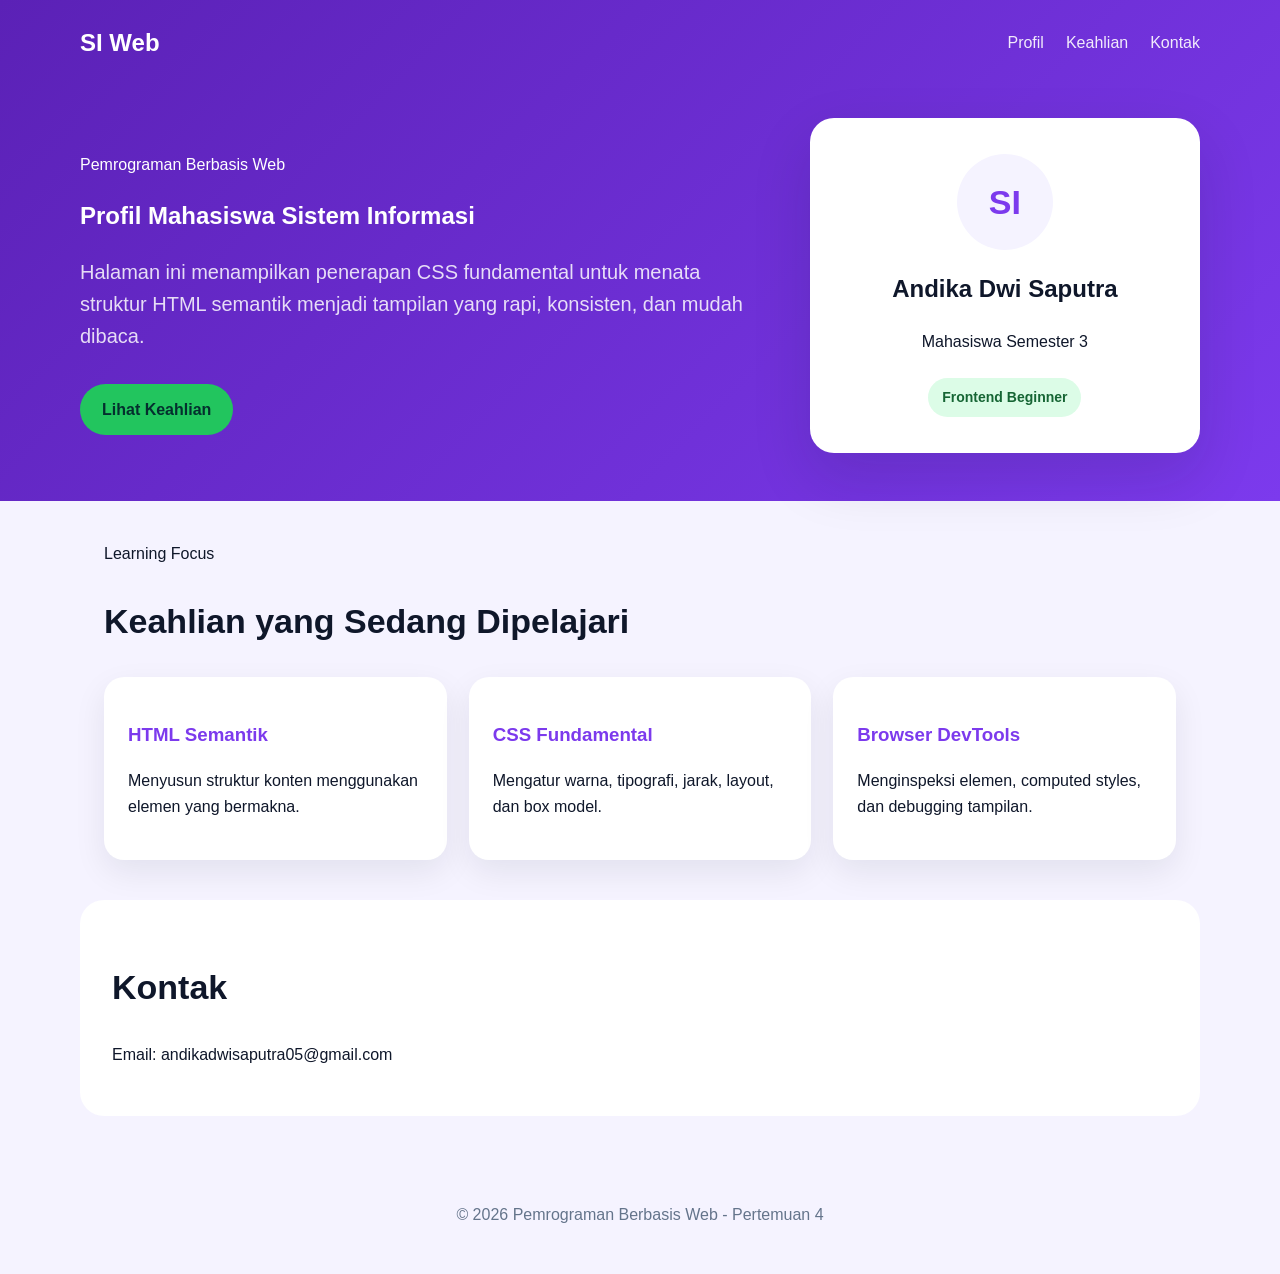
<file: praktikum1/index.html>
<!doctype html>
<html lang="id">
  <head>
    <meta charset="UTF-8" />
    <meta name="viewport" content="width=device-width, initial-scale=1.0" />
    <title>Profil Mahasiswa Sistem Informasi</title>
    <link rel="stylesheet" href="css/styles.css" />
  </head>
  <body>
    <header class="site-header">
      <nav class="navbar" aria-label="Navigasi utama">
        <a class="brand" href="#">SI Web</a>
        <ul class="nav-links">
          <li><a href="#profil">Profil</a></li>
          <li><a href="#keahlian">Keahlian</a></li>
          <li><a href="#kontak">Kontak</a></li>
        </ul>
      </nav>

      <section class="hero" id="profil">
        <div class="hero-text">
          <p class="eyebrow">Pemrograman Berbasis Web</p>
          <h1>Profil Mahasiswa Sistem Informasi</h1>
          <p class="lead">
            Halaman ini menampilkan penerapan CSS fundamental untuk menata
            struktur HTML semantik menjadi tampilan yang rapi, konsisten, dan
            mudah dibaca.
          </p>
          <a class="button" href="#keahlian">Lihat Keahlian</a>
        </div>
        <div class="profile-card" aria-label="Kartu profil singkat">
          <div class="avatar">SI</div>
          <h2>Andika Dwi Saputra</h2>
          <p>Mahasiswa Semester 3</p>
          <span>Frontend Beginner</span>
        </div>
      </section>
    </header>

    <main>
      <section class="section" id="keahlian">
        <p class="eyebrow">Learning Focus</p>
        <h2>Keahlian yang Sedang Dipelajari</h2>
        <div class="grid">
          <article class="card">
            <h3>HTML Semantik</h3>
            <p>Menyusun struktur konten menggunakan elemen yang bermakna.</p>
          </article>
          <article class="card">
            <h3>CSS Fundamental</h3>
            <p>Mengatur warna, tipografi, jarak, layout, dan box model.</p>
          </article>
          <article class="card">
            <h3>Browser DevTools</h3>
            <p>Menginspeksi elemen, computed styles, dan debugging tampilan.</p>
          </article>
        </div>
      </section>

      <section class="section contact" id="kontak">
        <h2>Kontak</h2>
        <p>Email: andikadwisaputra05@gmail.com</p>
      </section>
    </main>

    <footer class="footer">
      <p>&copy; 2026 Pemrograman Berbasis Web - Pertemuan 4</p>
    </footer>
  </body>
</html>
</file>
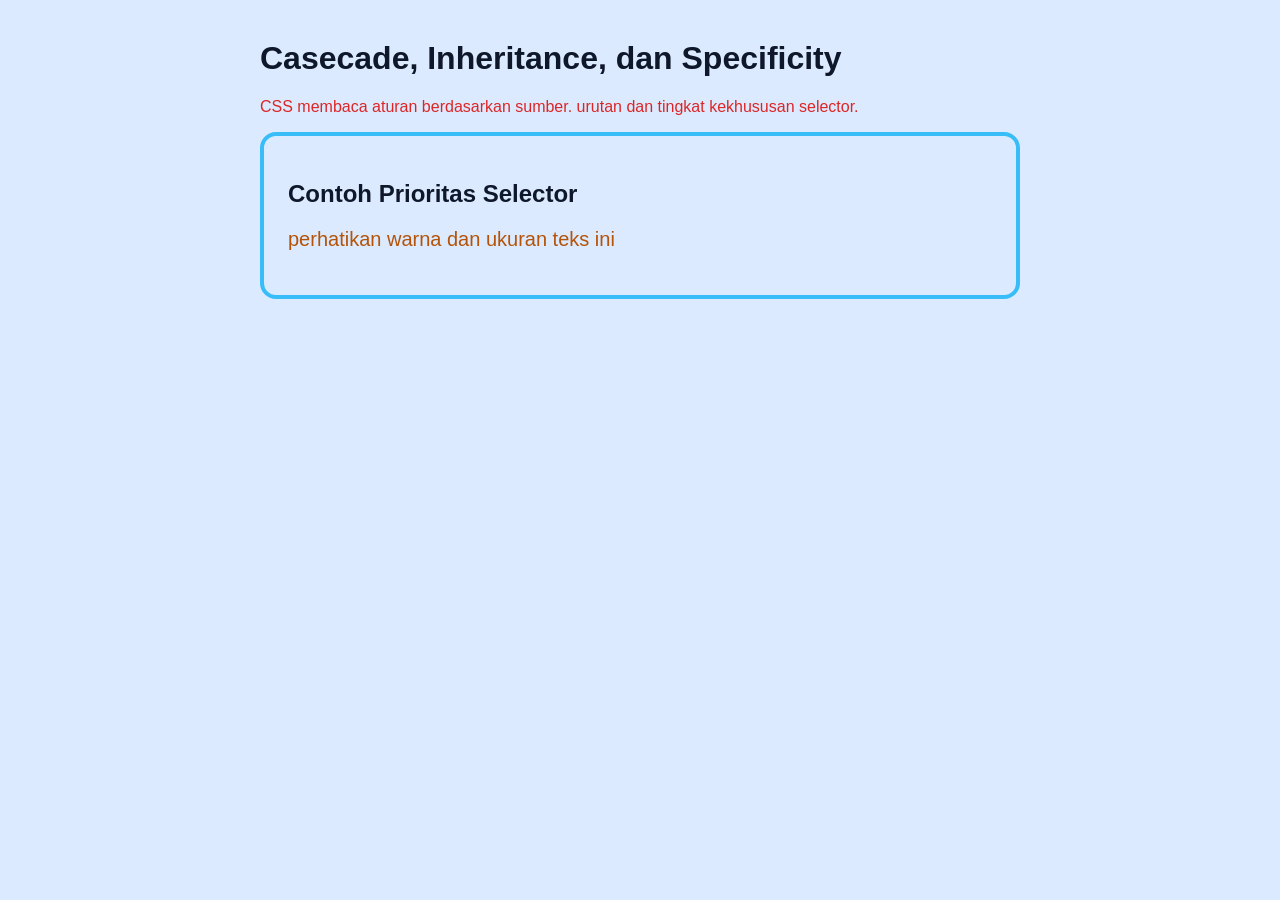
<file: belajar/42cascade-spesific/index.html>
<!doctype html>
<html lang="en">
  <head>
    <meta charset="UTF-8" />
    <meta name="viewport" content="width=device-width, initial-scale=1.0" />
    <title>Cascade dan specificity</title>
    <link rel="stylesheet" href="styles.css" />
  </head>
  <body>
    <main class="container">
      <h1>Casecade, Inheritance, dan Specificity</h1>
      <p>
        CSS membaca aturan berdasarkan sumber. urutan dan tingkat kekhususan
        selector.
      </p>

      <article class="box informasi" id="box-utama">
        <h2>Contoh Prioritas Selector</h2>
        <p class="teks">perhatikan warna dan ukuran teks ini</p>
      </article>
    </main>
  </body>
</html>
</file>
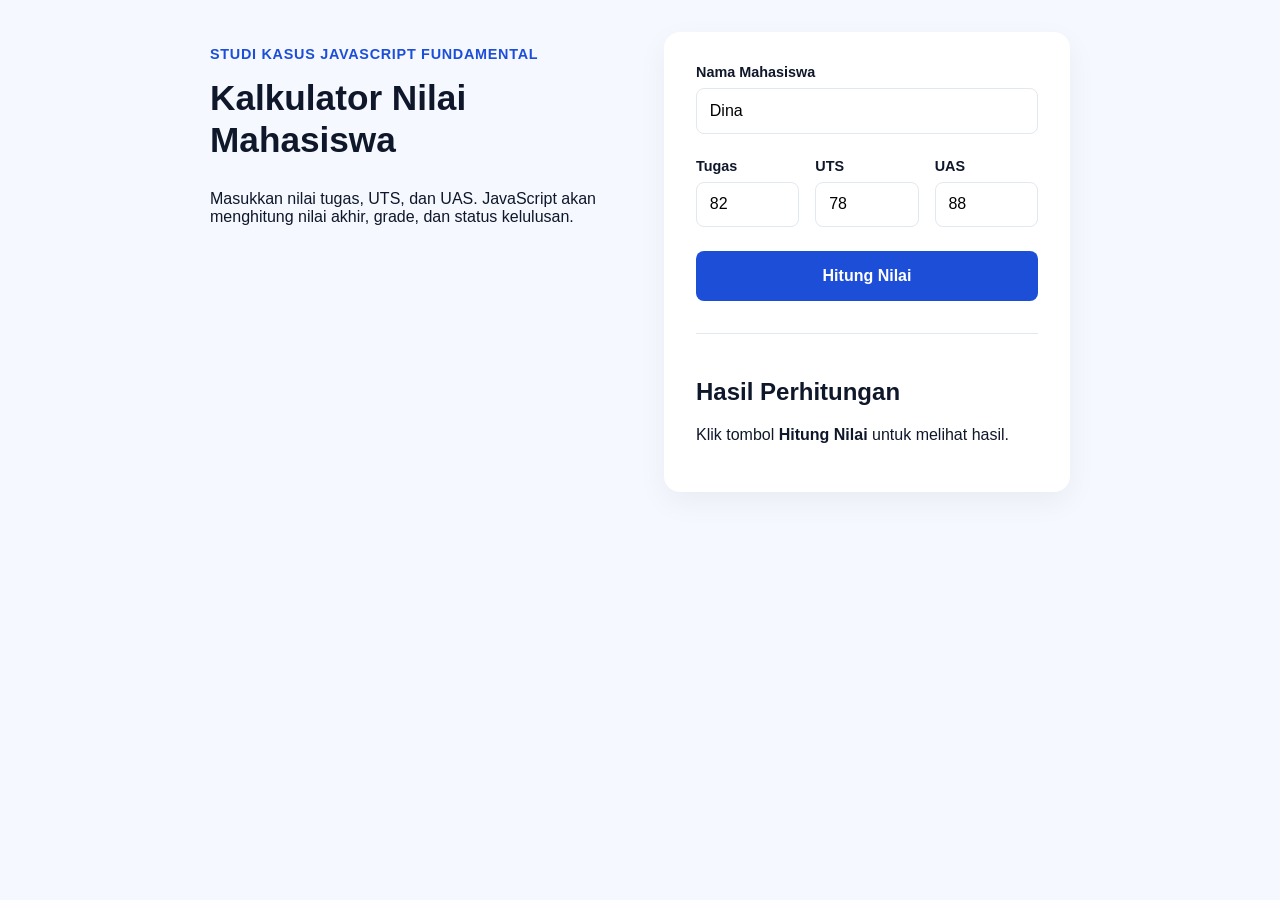
<file: praktikum3/kalkulator/index.html>
<!DOCTYPE html>
<html lang="id">
<head>
  <meta charset="UTF-8">
  <meta name="viewport" content="width=device-width, initial-scale=1.0">
  <title>Kalkulator Nilai Mahasiswa</title>
  <link rel="stylesheet" href="style.css">
</head>
<body>
  <main class="app">
    <section class="intro">
      <p class="eyebrow">Studi Kasus JavaScript Fundamental</p>
      <h1>Kalkulator Nilai Mahasiswa</h1>
      <p>Masukkan nilai tugas, UTS, dan UAS. JavaScript akan menghitung nilai akhir, grade, dan status kelulusan.</p>
    </section>
    
    <section class="panel">
      <form id="formNilai">
        <label for="nama">Nama Mahasiswa</label>
        <input id="nama" type="text" value="Dina" required>
        
        <div class="grid">
          <div>
            <label for="tugas">Tugas</label>
            <input id="tugas" type="number" min="0" max="100" value="82" required>
          </div>
          <div>
            <label for="uts">UTS</label>
            <input id="uts" type="number" min="0" max="100" value="78" required>
          </div>
          <div>
            <label for="uas">UAS</label>
            <input id="uas" type="number" min="0" max="100" value="88" required>
          </div>
        </div>
        
        <button type="submit">Hitung Nilai</button>
      </form>
      
      <article id="hasil" class="result">
        <h2>Hasil Perhitungan</h2>
        <p>Klik tombol <strong>Hitung Nilai</strong> untuk melihat hasil.</p>
      </article>
    </section>
  </main>
  
  <script src="script.js"></script>
</body>
</html>
</file>
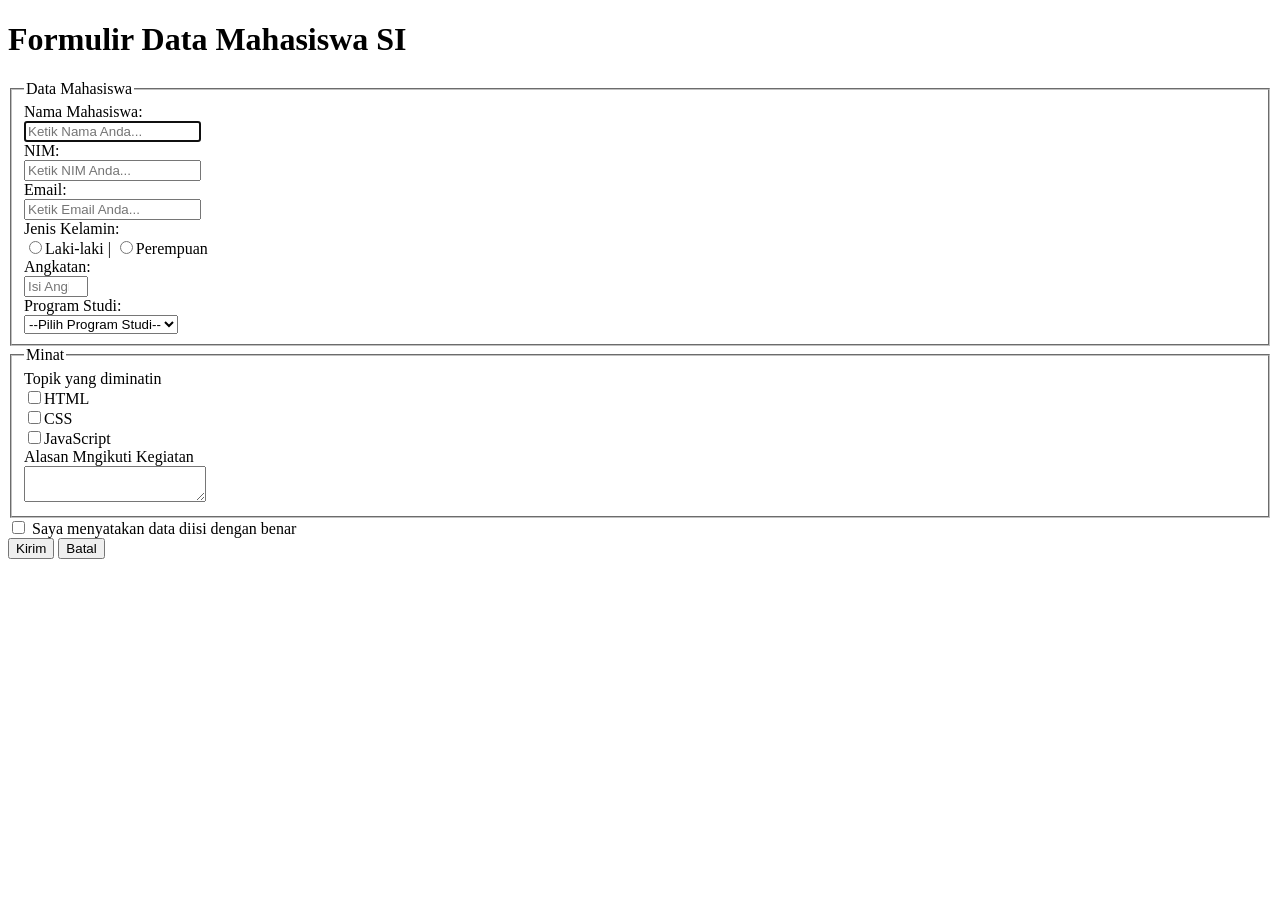
<file: belajar/2_form_dasar.html>
<!doctype html>
<html lang="en">
  <head>
    <meta charset="UTF-8" />
    <meta name="viewport" content="width=device-width, initial-scale=1.0" />
    <title>Form</title>
  </head>
  <body>
    <h1>Formulir Data Mahasiswa SI</h1>
    <form action="" method="post">
      <fieldset>
        <legend>Data Mahasiswa</legend>
        <label for="nama">Nama Mahasiswa:</label> <br />
        <input
          type="text"
          id="nama"
          name="nama_mhs"
          placeholder="Ketik Nama Anda..."
          minlength="3"
          required
          autofocus
        /><br />
        <!-- minlength = minimal panjang karakter -->
        <!-- required = wajib diisi -->
        <!-- autofocus = fokus otomatis -->

        <label for="nim">NIM:</label><br />
        <input
          type="text"
          id="nim"
          name="nim_mhs"
          placeholder="Ketik NIM Anda..."
          required
        />
        <br />

        <label for="email">Email:</label><br />
        <input
          type="email"
          id="email"
          name="email_mhs"
          placeholder="Ketik Email Anda..."
          required
        />
        <br />

        <label for="jenis_kelamin">Jenis Kelamin:</label><br />
        <input type="radio" name="jenis_kelamin" value="L" />Laki-laki |
        <input type="radio" name="jenis_kelamin" value="P" />Perempuan <br />

        <label for="angkatan">Angkatan:</label><br />
        <input
          type="number"
          name="angkatan"
          min="2020"
          max="2030"
          placeholder="Isi Angka"
          required
        />
        <br />

        <label for="prodi">Program Studi:</label><br />
        <select name="prodi" id="prodi">
          <option value="">--Pilih Program Studi--</option>
          <option value="si">Sistem Informasi</option>
          <option value="ti">Teknik Informatika</option>
          <option value="te">Teknik Elektro</option>
        </select>
        <br />
      </fieldset>
      <fieldset>
        <legend>Minat</legend>
        <label for="topik">Topik yang diminatin</label> <br />
        <label><input type="checkbox" name="topik[]" value="html" />HTML</label>
        <br />
        <label><input type="checkbox" name="topik[]" value="css" />CSS</label>
        <br />
        <label
          ><input type="checkbox" name="topik[]" value="js" />JavaScript</label
        >
        <br />

        <label for="alasan">Alasan Mngikuti Kegiatan</label> <br />
        <textarea
          name="alasan"
          id="alasan"
          colspan="200"
          rowspan="10"
        ></textarea>
        <br />
      </fieldset>

      <input type="checkbox" name="persetujuan" required>
      <label> Saya menyatakan data diisi dengan benar</label> <br>

      <button type="submit">Kirim</button>
      <button type="reset">Batal</button>
    </form>
  </body>
</html>
</file>
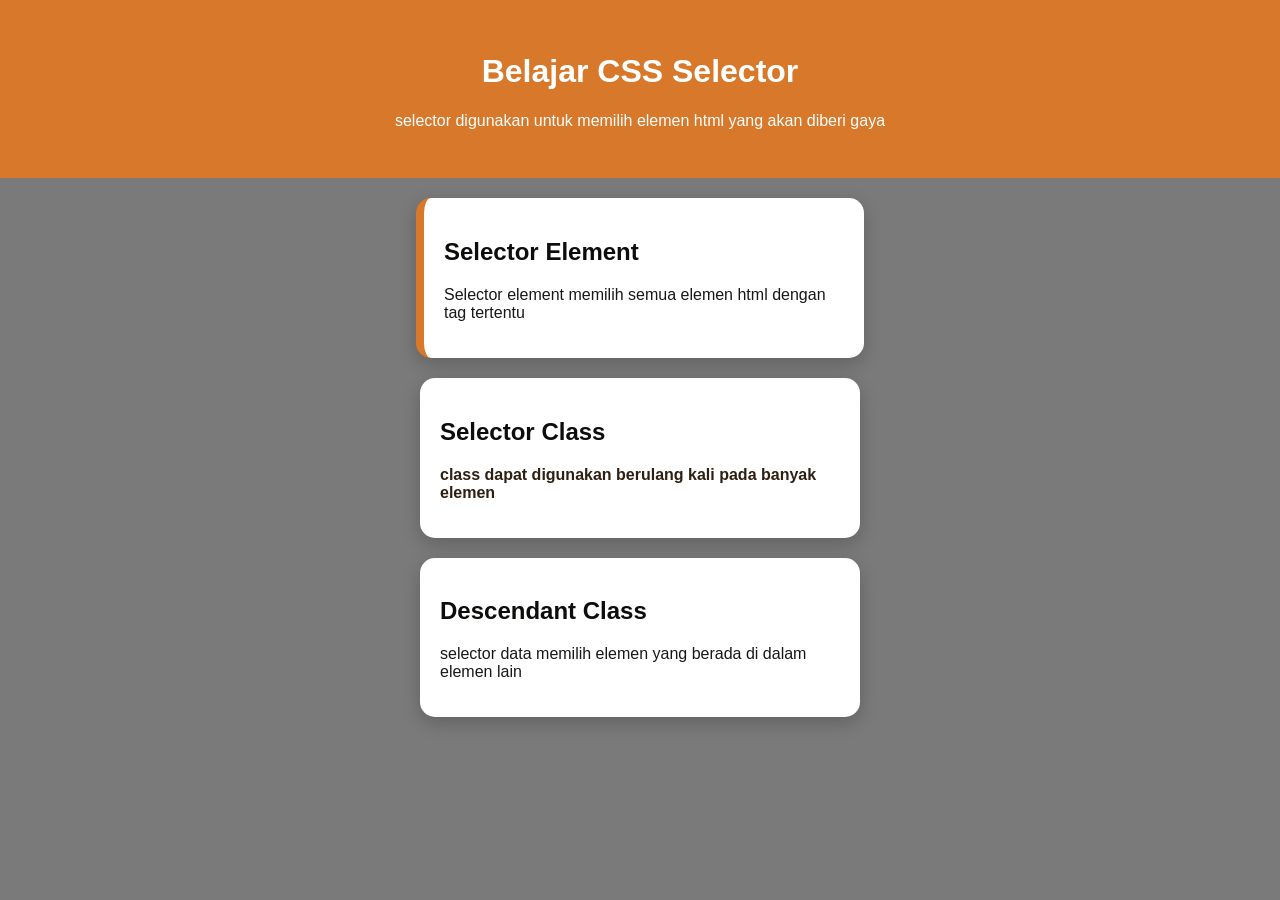
<file: belajar/css_selector_dasar.html>
<!doctype html>
<html lang="en">
  <head>
    <meta charset="UTF-8" />
    <meta name="viewport" content="width=device-width, initial-scale=1.0" />
    <title>Belajar CSS Selector Dasar</title>
    <!-- eksternal css : menambahkan eksternal file .css ke dalam kode html -->
    <link rel="stylesheet" href="belajar_style.css" />

    <!-- internal CSS : menambahkan kode css di file yang sama, dgn meyebut selector CSS -->
    <style>
      /* body{
            font-family: Arial, Helvetica, sans-serif;
            margin: 0;   jarak antara elemen dengan batas luar (layar)  
        }
        #hero{
            padding: 32px;  jarak antara elemen dengan onten di dalamnya 
        } */
    </style>
  </head>
  <body>
    <header id="hero" style="text-align: center">
      <!-- Inline CSS : menyematkan kode css langsung berada di elemen -->
      <h1>Belajar CSS Selector</h1>
      <p>selector digunakan untuk memilih elemen html yang akan diberi gaya</p>
    </header>
    <main>
      <section class="card utama">
        <h2>Selector Element</h2>
        <p>Selector element memilih semua elemen html dengan tag tertentu</p>
      </section>
      <section class="card">
        <h2>Selector Class</h2>
        <p class="text-penting">
          class dapat digunakan berulang kali pada banyak elemen
        </p>
      </section>
      <section class="card">
        <h2>Descendant Class</h2>
        <p>selector data memilih elemen yang berada di dalam elemen lain</p>
      </section>
    </main>
  </body>
</html>
</file>
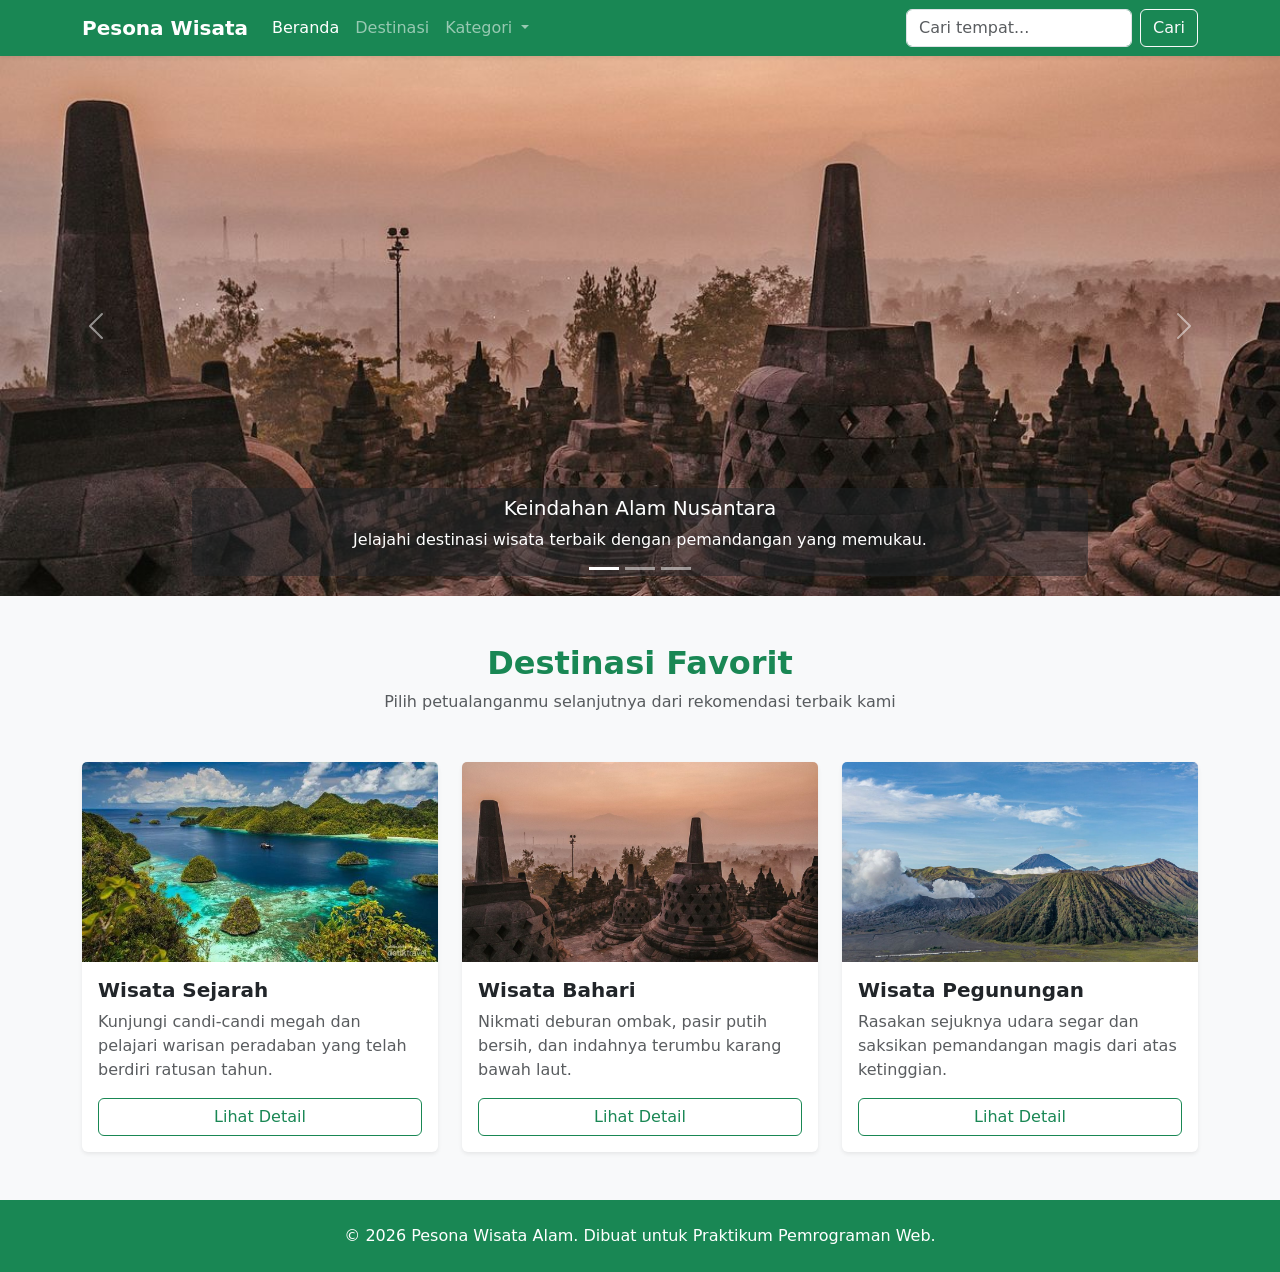
<file: praktikum2/bootstrap.html>
<!doctype html>
<html lang="id">
  <head>
    <meta charset="utf-8" />
    <meta name="viewport" content="width=device-width, initial-scale=1" />
    <title>Pesona Wisata Alam</title>
    <link href="assets/bs/css/bootstrap.min.css" rel="stylesheet" />
  </head>
  <body class="bg-light">
    <!-- HEADER & NAVBAR -->
    <header>
      <nav
        class="navbar navbar-expand-lg bg-success navbar-dark sticky-top shadow-sm"
      >
        <div class="container">
          <a class="navbar-brand fw-bold" href="#">Pesona Wisata</a>
          <button
            class="navbar-toggler"
            type="button"
            data-bs-toggle="collapse"
            data-bs-target="#navbarSupportedContent"
            aria-controls="navbarSupportedContent"
            aria-expanded="false"
            aria-label="Toggle navigation"
          >
            <span class="navbar-toggler-icon"></span>
          </button>
          <div class="collapse navbar-collapse" id="navbarSupportedContent">
            <ul class="navbar-nav me-auto mb-2 mb-lg-0">
              <li class="nav-item">
                <a class="nav-link active" aria-current="page" href="#"
                  >Beranda</a
                >
              </li>
              <li class="nav-item">
                <a class="nav-link" href="#destinasi">Destinasi</a>
              </li>
              <li class="nav-item dropdown">
                <a
                  class="nav-link dropdown-toggle"
                  href="#"
                  role="button"
                  data-bs-toggle="dropdown"
                  aria-expanded="false"
                >
                  Kategori
                </a>
                <ul class="dropdown-menu">
                  <li><a class="dropdown-item" href="#">Wisata Alam</a></li>
                  <li><a class="dropdown-item" href="#">Wisata Budaya</a></li>
                </ul>
              </li>
            </ul>
            <form class="d-flex" role="search">
              <input
                class="form-control me-2"
                type="search"
                placeholder="Cari tempat..."
                aria-label="Search"
              />
              <button class="btn btn-outline-light" type="submit">Cari</button>
            </form>
          </div>
        </div>
      </nav>
    </header>

    <!-- CAROUSEL -->
    <section>
      <div
        id="carouselExampleCaptions"
        class="carousel slide"
        data-bs-ride="carousel"
      >
        <div class="carousel-indicators">
          <button
            type="button"
            data-bs-target="#carouselExampleCaptions"
            data-bs-slide-to="0"
            class="active"
            aria-current="true"
            aria-label="Slide 1"
          ></button>
          <button
            type="button"
            data-bs-target="#carouselExampleCaptions"
            data-bs-slide-to="1"
            aria-label="Slide 2"
          ></button>
          <button
            type="button"
            data-bs-target="#carouselExampleCaptions"
            data-bs-slide-to="2"
            aria-label="Slide 3"
          ></button>
        </div>
        <div class="carousel-inner">
          <div class="carousel-item active">
            <img
              src="assets/sejarah.jpg"
              class="d-block w-100"
              style="height: 60vh; object-fit: cover"
              alt="Pemandangan Alam"
            />
            <div
              class="carousel-caption d-none d-md-block bg-dark bg-opacity-50 rounded p-2"
            >
              <h5>Keindahan Alam Nusantara</h5>
              <p>
                Jelajahi destinasi wisata terbaik dengan pemandangan yang
                memukau.
              </p>
            </div>
          </div>
          <div class="carousel-item">
            <img
              src="assets/pegunungan.jpg"
              class="d-block w-100"
              style="height: 60vh; object-fit: cover"
              alt="Eksplorasi Budaya"
            />
            <div
              class="carousel-caption d-none d-md-block bg-dark bg-opacity-50 rounded p-2"
            >
              <h5>Eksplorasi Budaya</h5>
              <p>Temukan warisan sejarah dan tradisi di setiap sudutnya.</p>
            </div>
          </div>
          <div class="carousel-item">
            <img
              src="assets/bahari.jpeg"
              class="d-block w-100"
              style="height: 60vh; object-fit: cover"
              alt="Liburan Menyenangkan"
            />
            <div
              class="carousel-caption d-none d-md-block bg-dark bg-opacity-50 rounded p-2"
            >
              <h5>Liburan Tak Terlupakan</h5>
              <p>
                Ciptakan kenangan indah bersama orang-orang tercinta di akhir
                pekan.
              </p>
            </div>
          </div>
        </div>
        <button
          class="carousel-control-prev"
          type="button"
          data-bs-target="#carouselExampleCaptions"
          data-bs-slide="prev"
        >
          <span class="carousel-control-prev-icon" aria-hidden="true"></span>
          <span class="visually-hidden">Previous</span>
        </button>
        <button
          class="carousel-control-next"
          type="button"
          data-bs-target="#carouselExampleCaptions"
          data-bs-slide="next"
        >
          <span class="carousel-control-next-icon" aria-hidden="true"></span>
          <span class="visually-hidden">Next</span>
        </button>
      </div>
    </section>

    <!-- MAIN KONTEN -->
    <main class="container my-5" id="destinasi">
      <div class="text-center mb-5">
        <h2 class="fw-bold text-success">Destinasi Favorit</h2>
        <p class="text-muted">
          Pilih petualanganmu selanjutnya dari rekomendasi terbaik kami
        </p>
      </div>

      <div class="row g-4">
        <!-- Kartu 1 -->
        <div class="col-md-4">
          <div class="card h-100 shadow-sm border-0">
            <img
              src="assets/bahari.jpeg"
              class="card-img-top"
              alt="Wisata Sejarah"
              style="height: 200px; object-fit: cover"
            />
            <div class="card-body d-flex flex-column">
              <h5 class="card-title fw-bold">Wisata Sejarah</h5>
              <p class="card-text text-muted">
                Kunjungi candi-candi megah dan pelajari warisan peradaban yang
                telah berdiri ratusan tahun.
              </p>
              <a href="#" class="btn btn-outline-success mt-auto"
                >Lihat Detail</a
              >
            </div>
          </div>
        </div>

        <!-- Kartu 2 -->
        <div class="col-md-4">
          <div class="card h-100 shadow-sm border-0">
            <img
              src="assets/sejarah.jpg"
              class="card-img-top"
              alt="Wisata Bahari"
              style="height: 200px; object-fit: cover"
            />
            <div class="card-body d-flex flex-column">
              <h5 class="card-title fw-bold">Wisata Bahari</h5>
              <p class="card-text text-muted">
                Nikmati deburan ombak, pasir putih bersih, dan indahnya terumbu
                karang bawah laut.
              </p>
              <a href="#" class="btn btn-outline-success mt-auto"
                >Lihat Detail</a
              >
            </div>
          </div>
        </div>

        <!-- Kartu 3 -->
        <div class="col-md-4">
          <div class="card h-100 shadow-sm border-0">
            <img
              src="assets/pegunungan.jpg"
              class="card-img-top"
              alt="Wisata Pegunungan"
              style="height: 200px; object-fit: cover"
            />
            <div class="card-body d-flex flex-column">
              <h5 class="card-title fw-bold">Wisata Pegunungan</h5>
              <p class="card-text text-muted">
                Rasakan sejuknya udara segar dan saksikan pemandangan magis dari
                atas ketinggian.
              </p>
              <a href="#" class="btn btn-outline-success mt-auto"
                >Lihat Detail</a
              >
            </div>
          </div>
        </div>
      </div>
    </main>

    <!-- FOOTER -->
    <footer class="bg-success text-white text-center py-4 mt-5">
      <div class="container">
        <p class="mb-0">
          &copy; 2026 Pesona Wisata Alam. Dibuat untuk Praktikum Pemrograman
          Web.
        </p>
      </div>
    </footer>

    <script src="assets/bs/js/bootstrap.bundle.min.js"></script>
  </body>
</html>
</file>
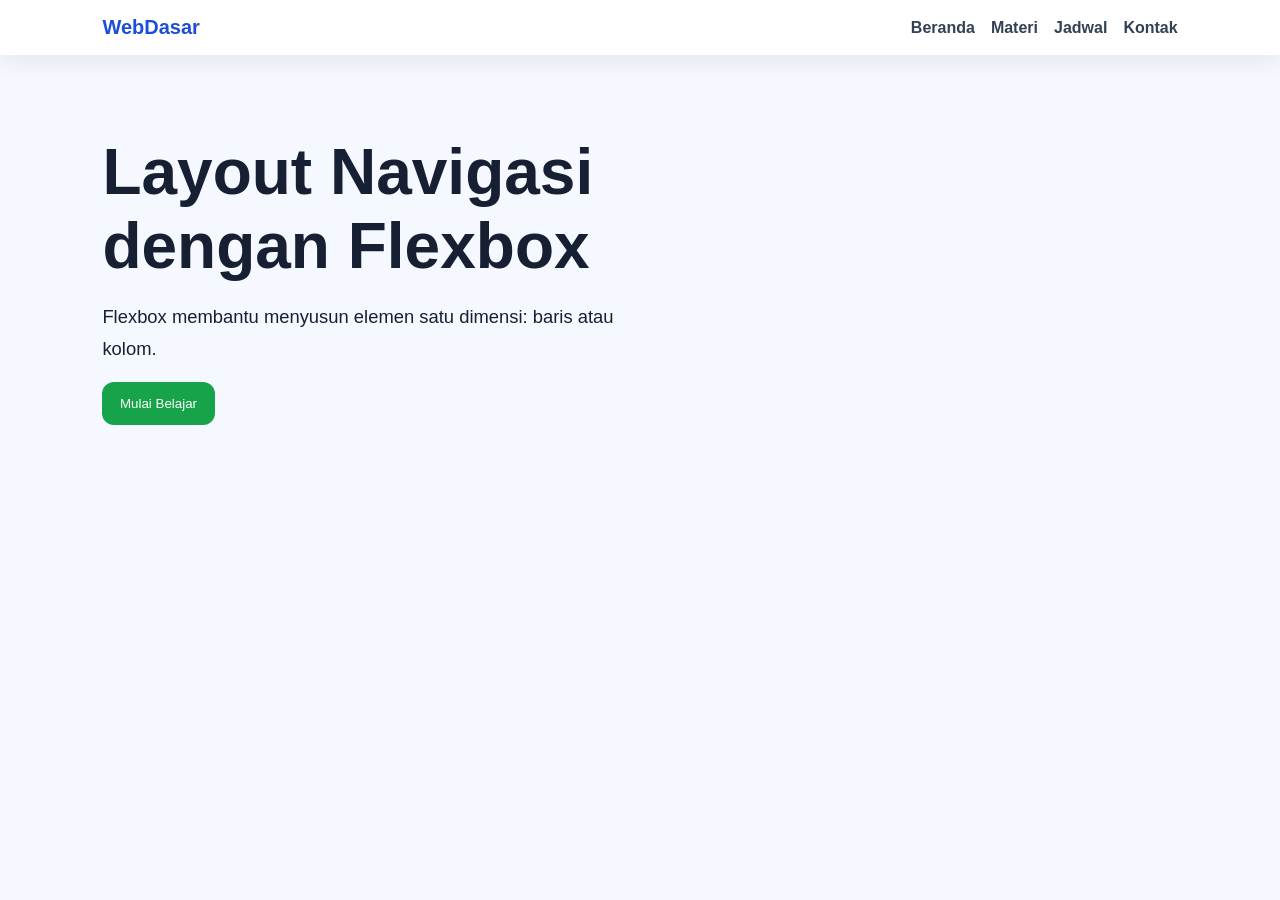
<file: praktikum2/flexbox.html>
<!doctype html>
<html lang="id">
  <head>
    <meta charset="UTF-8" />
    <meta name="viewport" content="width=device-width, initial-scale=1.0" />
    <title>Contoh Flexbox Navbar</title>
    <link rel="stylesheet" href="assets/style/flexbox.css" />
  </head>
  <body>
    <header class="site-header">
      <a class="brand" href="#">WebDasar</a>
      <nav class="nav-menu" aria-label="Menu utama">
        <a href="#">Beranda</a>
        <a href="#">Materi</a>
        <a href="#">Jadwal</a>
        <a href="#">Kontak</a>
      </nav>
    </header>
    <main class="hero">
      <h1>Layout Navigasi dengan Flexbox</h1>
      <p>Flexbox membantu menyusun elemen satu dimensi: baris atau kolom.</p>
      <button>Mulai Belajar</button>
    </main>
  </body>
</html>
</file>
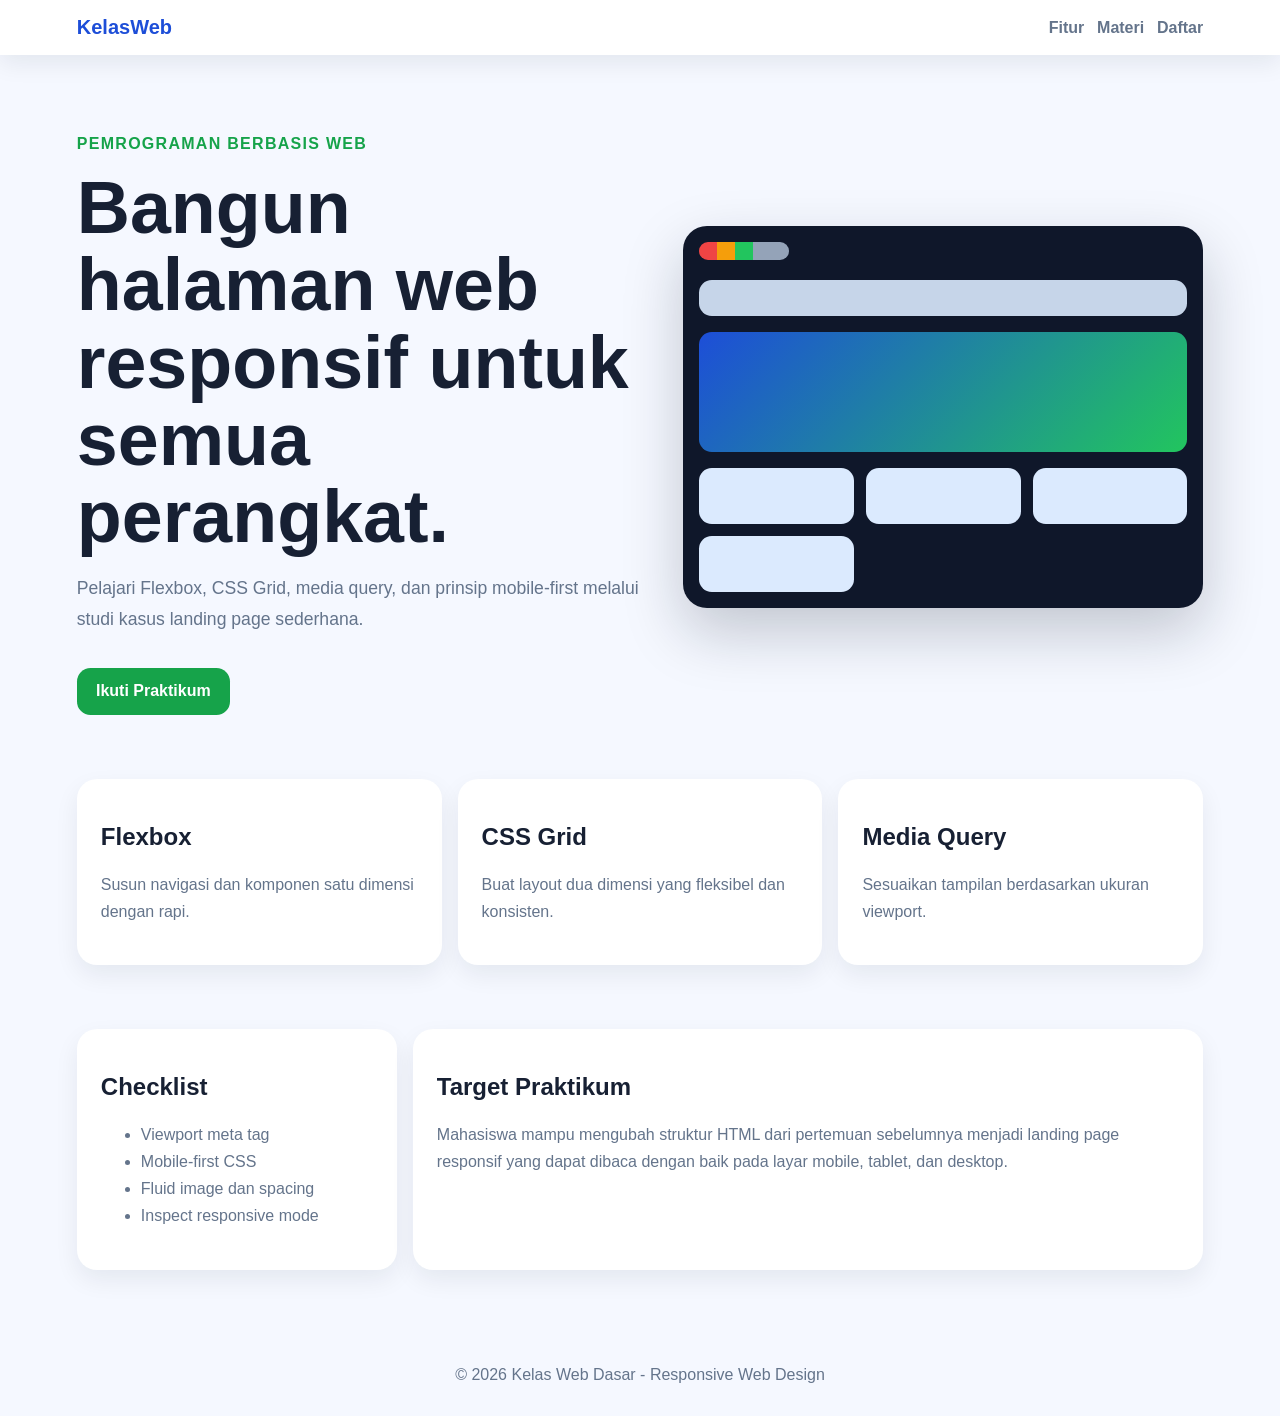
<file: praktikum2/responsive_lp.html>
<!doctype html>
<html lang="id">
  <head>
    <meta charset="UTF-8" />
    <meta name="viewport" content="width=device-width, initial-scale=1.0" />
    <title>Kelas Web Dasar</title>
    <link rel="stylesheet" href="assets/style/responsive_lp.css" />
  </head>
  <body>
    <header class="topbar">
      <a class="brand" href="#">KelasWeb</a>
      <nav class="nav" aria-label="Menu utama">
        <a href="#fitur">Fitur</a>
        <a href="#materi">Materi</a>
        <a href="#daftar">Daftar</a>
      </nav>
    </header>

    <main>
      <section class="hero">
        <div class="hero-text">
          <p class="eyebrow">Pemrograman Berbasis Web</p>
          <h1>Bangun halaman web responsif untuk semua perangkat.</h1>
          <p class="lead">
            Pelajari Flexbox, CSS Grid, media query, dan prinsip mobile-first
            melalui studi kasus landing page sederhana.
          </p>
          <a class="btn" href="#daftar">Ikuti Praktikum</a>
        </div>
        <div class="device-card" aria-label="Ilustrasi tampilan responsif">
          <div class="browser-bar"></div>
          <div class="mock-nav"></div>
          <div class="mock-hero"></div>
          <div class="mock-grid">
            <span></span><span></span><span></span><span></span>
          </div>
        </div>
      </section>

      <section id="fitur" class="features">
        <article>
          <h2>Flexbox</h2>
          <p>Susun navigasi dan komponen satu dimensi dengan rapi.</p>
        </article>
        <article>
          <h2>CSS Grid</h2>
          <p>Buat layout dua dimensi yang fleksibel dan konsisten.</p>
        </article>
        <article>
          <h2>Media Query</h2>
          <p>Sesuaikan tampilan berdasarkan ukuran viewport.</p>
        </article>
      </section>

      <section id="materi" class="content-layout">
        <aside>
          <h2>Checklist</h2>
          <ul>
            <li>Viewport meta tag</li>
            <li>Mobile-first CSS</li>
            <li>Fluid image dan spacing</li>
            <li>Inspect responsive mode</li>
          </ul>
        </aside>
        <article>
          <h2>Target Praktikum</h2>
          <p>
            Mahasiswa mampu mengubah struktur HTML dari pertemuan sebelumnya
            menjadi landing page responsif yang dapat dibaca dengan baik pada
            layar mobile, tablet, dan desktop.
          </p>
        </article>
      </section>
    </main>

    <footer id="daftar">
      &copy; 2026 Kelas Web Dasar - Responsive Web Design
    </footer>
  </body>
</html>
</file>
<file: praktikum1/css/styles.css>
/* Variables dan style global */
:root {
  --primary: #7c3aed;
  --primary-dark: #5b21b6;
  --accent: #22c55e;
  --text: #0f172a;
  --muted: #64748b;
  --surface: #ffffff;
  --bg: #f5f3ff;
  --radius: 24px;
  --shadow: 0 24px 60px rgba(15, 23, 42, 0.14);
}

* {
  box-sizing: border-box;
}

html {
  scroll-behavior: smooth;
}

body {
  margin: 0;
  font-family: Arial, Helvetica, sans-serif;
  color: var(--text);
  background: var(--bg);
  line-height: 1.6;
}

/* Header, navbar, dan hero */
.site-header {
  background: linear-gradient(135deg, var(--primary-dark), var(--primary));
  color: white;
  padding: 24px;
}

.navbar {
  max-width: 1120px;
  margin: 0 auto;
  display: flex;
  align-items: center;
  justify-content: space-between;
}

.brand {
  font-weight: 800;
  font-size: 24px;
  text-decoration: none;
  color: white;
}

.nav-links {
  list-style: none;
  display: flex;
  gap: 22px;
  padding: 0;
  margin: 0;
}

.nav-links a {
  text-decoration: none;
  color: rgba(255, 255, 255, 0.9);
}

.hero {
  max-width: 1120px;
  margin: 56px auto 24px;
  display: grid;
  grid-template-columns: 1.6fr 0.9fr;
  gap: 36px;
  align-items: center;
}

/* Profile card, grid, card, contact, footer */
.lead {
  max-width: 680px;
  font-size: 20px;
  color: rgba(255, 255, 255, 0.84);
}

.button {
  display: inline-block;
  margin-top: 12px;
  padding: 13px 22px;
  background: var(--accent);
  color: #042f2e;
  border-radius: 999px;
  font-weight: 700;
  text-decoration: none;
}

.profile-card {
  background: var(--surface);
  color: var(--text);
  border-radius: var(--radius);
  padding: 36px;
  box-shadow: var(--shadow);
  text-align: center;
}

.avatar {
  width: 96px;
  height: 96px;
  margin: 0 auto 18px;
  display: grid;
  place-items: center;
  border-radius: 50%;
  background: var(--bg);
  color: var(--primary);
  font-size: 34px;
  font-weight: 800;
}

.profile-card span {
  display: inline-block;
  margin-top: 8px;
  padding: 8px 14px;
  background: #dcfce7;
  color: #166534;
  border-radius: 999px;
  font-size: 14px;
  font-weight: 700;
}

.section {
  max-width: 1120px;
  margin: 40px auto;
  padding: 0 24px;
}

.section h2 {
  font-size: 34px;
}

.grid {
  display: grid;
  grid-template-columns: repeat(3, 1fr);
  gap: 22px;
}

.card {
  background: var(--surface);
  border-radius: 20px;
  padding: 24px;
  box-shadow: 0 12px 32px rgba(15, 23, 42, 0.08);
}

.card h3 {
  color: var(--primary);
}

.contact {
  background: white;
  border-radius: var(--radius);
  padding: 32px;
}

.footer {
  text-align: center;
  color: var(--muted);
  padding: 30px;
}

/* Media query */
@media (max-width: 760px) {
  .navbar,
  .nav-links {
    align-items: flex-start;
    flex-direction: column;
  }
  .hero,
  .grid {
    grid-template-columns: 1fr;
  }
  h1 {
    font-size: 38px;
  }
}
</file>
<file: belajar/42cascade-spesific/styles.css>
:root {
  --warna-utama: #2563eb;
  --warna-teks: #0f172a;
  --warna-lembut: #dbeafe;
}

body {
  font-family: Arial, sans-serif;
  background: var(--warna-lembut);
  color: var(--warna-teks);
}

.container {
  max-width: 760px;
  margin: 40px auto;
}

.box {
  padding: 24px;
  border-radius: 16px;
  background: var(--warna-lembut);
}

.informasi {
  border: 4px solid #38bdf8;
}

.teks {
  color: #047857;
  font-size: 20px;
}

#box-utama .teks {
  color: #b45309;
}

p {
  color: #dc2626;
}
</file>
<file: praktikum3/kalkulator/style.css>
:root {
  --primary: #1d4ed8;
  --bg: #f5f8ff;
  --surface: #ffffff;
  --text: #0f172a;
  --border: #e2e8f0;
}

* {
  box-sizing: border-box;
}

body {
  font-family: Arial, sans-serif;
  background-color: var(--bg);
  color: var(--text);
  margin: 0;
  padding: 2rem;
  display: flex;
  justify-content: center;
}

.app {
  max-width: 860px;
  display: grid;
  grid-template-columns: 1fr 1fr;
  gap: 3rem;
  align-items: start;
}

/* Bagian Intro (Teks Penjelasan) */
.intro h1 {
  margin-top: 0.5rem;
  font-size: 2.2rem;
  line-height: 1.2;
}

.eyebrow {
  color: var(--primary);
  font-weight: bold;
  font-size: 0.9rem;
  text-transform: uppercase;
  letter-spacing: 0.05em;
}

/* Panel Form dan Hasil */
.panel {
  background: var(--surface);
  padding: 2rem;
  border-radius: 16px;
  box-shadow: 0 10px 30px rgba(0, 0, 0, 0.05);
}

label {
  display: block;
  font-size: 0.9rem;
  font-weight: bold;
  margin-bottom: 0.5rem;
}

input {
  width: 100%;
  padding: 0.8rem;
  border: 1px solid var(--border);
  border-radius: 8px;
  margin-bottom: 1.5rem;
  font-size: 1rem;
}

.grid {
  display: grid;
  grid-template-columns: repeat(3, 1fr);
  gap: 1rem;
}

button {
  width: 100%;
  padding: 1rem;
  background-color: var(--primary);
  color: white;
  border: none;
  border-radius: 8px;
  font-weight: bold;
  font-size: 1rem;
  cursor: pointer;
  transition: background 0.3s;
}

button:hover {
  background-color: #1e3a8a;
}

/* Modifikasi area Hasil Perhitungan */
.result {
  margin-top: 2rem;
  padding-top: 1.5rem;
  border-top: 1px solid var(--border);
}

.score {
  font-size: 1.2rem;
}

.score strong {
  font-size: 2.4rem;
  color: var(--primary);
  display: block;
  margin-top: 5px;
}

.statusClass {
  background-color: #dcfce7;
  color: #166534;
  padding: 0.4rem 1rem;
  border-radius: 999px;
  font-weight: bold;
  font-size: 0.9rem;
  display: inline-block;
  margin-top: 5px;
}

/* Media Query untuk Mobile */
@media (max-width: 768px) {
  .app {
    grid-template-columns: 1fr;
    gap: 1.5rem;
  }
}
</file>
<file: belajar/belajar_style.css>
body{
    font-family: Arial, Helvetica, sans-serif;
    margin: 0;   /* jarak antara elemen dengan batas luar (layar) */
    background: #7b7a7a;
    color: #181818;
}

/* id selector  */
#hero{
    padding: 32px;  /* jarak antara elemen dengan onten di dalamnya  */
    text-align: center;
    background: #d7782a;
    color: #fff;
}

/* class selector */
.card{
    background: #fff;
    margin: 20px auto;
    padding: 20px;
    max-width: 400px;
    border-radius: 15px;
    box-shadow: 0 6px 18px rgba(0, 0, 0, 0.2);
}

/* multiple class */
.card.utama{
    border-left: 8px solid #d7782a;
}

/* descendant class */
.card h2{
    color: #0d0d0c;
}

.card .text-penting{
    color: #2e1f13;
    font-weight: bold;
}
</file>
<file: praktikum2/assets/style/flexbox.css>
* {
  box-sizing: border-box;
}
body {
  margin: 0;
  font-family: Arial, sans-serif;
  background: #f5f8ff;
  color: #172033;
}
.site-header {
  display: flex;
  justify-content: space-between;
  align-items: center;
  gap: 1rem;
  padding: 1rem 8%;
  background: white;
  box-shadow: 0 6px 24px rgba(15, 23, 42, 0.08);
}
.brand {
  font-weight: 800;
  color: #1d4ed8;
  text-decoration: none;
  font-size: 1.25rem;
}
.nav-menu {
  display: flex;
  gap: 1rem;
  flex-wrap: wrap;
}
.nav-menu a {
  text-decoration: none;
  color: #334155;
  font-weight: 600;
}
.hero {
  padding: 5rem 8%;
  max-width: 760px;
}
.hero h1 {
  font-size: clamp(2rem, 5vw, 4rem);
  margin: 0 0 1rem;
}
.hero p {
  font-size: 1.15rem;
  line-height: 1.7;
}
button {
  background: #16a34a;
  color: white;
  border: 0;
  padding: 0.85rem 1.1rem;
  border-radius: 0.75rem;
}
@media (max-width: 640px) {
  .site-header {
    flex-direction: column;
    align-items: flex-start;
  }
  .nav-menu {
    flex-direction: column;
  }
}
</file>
<file: praktikum2/assets/style/responsive_lp.css>
/* --- CSS: Mobile-First Responsive Design --- */
:root {
  --primary: #1d4ed8;
  --accent: #16a34a;
  --text: #172033;
  --muted: #64748b;
  --surface: #ffffff;
  --bg: #f5f8ff;
  --radius: 1.25rem;
}
* {
  box-sizing: border-box;
}
html {
  scroll-behavior: smooth;
}
body {
  margin: 0;
  font-family: Arial, sans-serif;
  background: var(--bg);
  color: var(--text);
}
a {
  color: inherit;
}

.topbar {
  display: flex;
  flex-direction: column;
  align-items: flex-start;
  gap: 1rem;
  padding: 1rem 6%;
  background: var(--surface);
  box-shadow: 0 8px 24px rgba(15, 23, 42, 0.08);
}
.brand {
  font-weight: 800;
  color: var(--primary);
  text-decoration: none;
  font-size: 1.25rem;
}

.nav {
  display: flex;
  flex-direction: column;
  gap: 0.8rem;
}
.nav a {
  text-decoration: none;
  color: var(--muted);
  font-weight: 700;
}

.hero {
  display: grid;
  gap: 2rem;
  align-items: center;
  padding: 4rem 6%;
}
.eyebrow {
  color: var(--accent);
  font-weight: 800;
  text-transform: uppercase;
  letter-spacing: 0.08em;
}
h1 {
  font-size: clamp(2.1rem, 8vw, 4.6rem);
  line-height: 1.05;
  margin: 0.4rem 0 1rem;
}
.lead {
  color: var(--muted);
  font-size: 1.1rem;
  line-height: 1.75;
  max-width: 620px;
}
.btn {
  display: inline-block;
  background: var(--accent);
  color: white;
  text-decoration: none;
  padding: 0.9rem 1.2rem;
  border-radius: 0.85rem;
  font-weight: 800;
  margin-top: 1rem;
}

.device-card {
  background: #0f172a;
  border-radius: 1.5rem;
  padding: 1rem;
  min-height: 330px;
  box-shadow: 0 24px 60px rgba(15, 23, 42, 0.22);
}
.browser-bar {
  height: 18px;
  width: 90px;
  border-radius: 999px;
  background: linear-gradient(
    90deg,
    #ef4444 0 20%,
    #f59e0b 20% 40%,
    #22c55e 40% 60%,
    #94a3b8 60%
  );
  margin-bottom: 1.2rem;
}
.mock-nav,
.mock-hero,
.mock-grid span {
  border-radius: 0.8rem;
  background: #dbeafe;
  display: block;
}
.mock-nav {
  height: 36px;
  opacity: 0.9;
}
.mock-hero {
  height: 120px;
  margin: 1rem 0;
  background: linear-gradient(135deg, #1d4ed8, #22c55e);
}
.mock-grid {
  display: grid;
  grid-template-columns: 1fr;
  gap: 0.75rem;
}
.mock-grid span {
  height: 56px;
}

.features {
  display: grid;
  grid-template-columns: 1fr;
  gap: 1rem;
  padding: 0 6% 4rem;
}
.features article,
.content-layout > * {
  background: var(--surface);
  border-radius: var(--radius);
  padding: 1.5rem;
  box-shadow: 0 10px 24px rgba(15, 23, 42, 0.07);
}
.features p,
.content-layout p,
li {
  color: var(--muted);
  line-height: 1.7;
}

.content-layout {
  display: grid;
  grid-template-columns: 1fr;
  gap: 1rem;
  padding: 0 6% 4rem;
}

footer {
  text-align: center;
  color: var(--muted);
  padding: 2rem 6%;
}

/* --- Potongan CSS: enhancement pada viewport lebih lebar (Media Query) --- */
@media (min-width: 700px) {
  .topbar {
    flex-direction: row;
    justify-content: space-between;
    align-items: center;
  }
  .nav {
    flex-direction: row;
  }
  .features {
    grid-template-columns: repeat(3, 1fr);
  }
  .mock-grid {
    grid-template-columns: repeat(3, 1fr);
  }
}

@media (min-width: 980px) {
  .hero {
    grid-template-columns: 1.05fr 0.95fr;
    min-height: 72vh;
  }
  .content-layout {
    grid-template-columns: 320px 1fr;
  }
}
</file>
